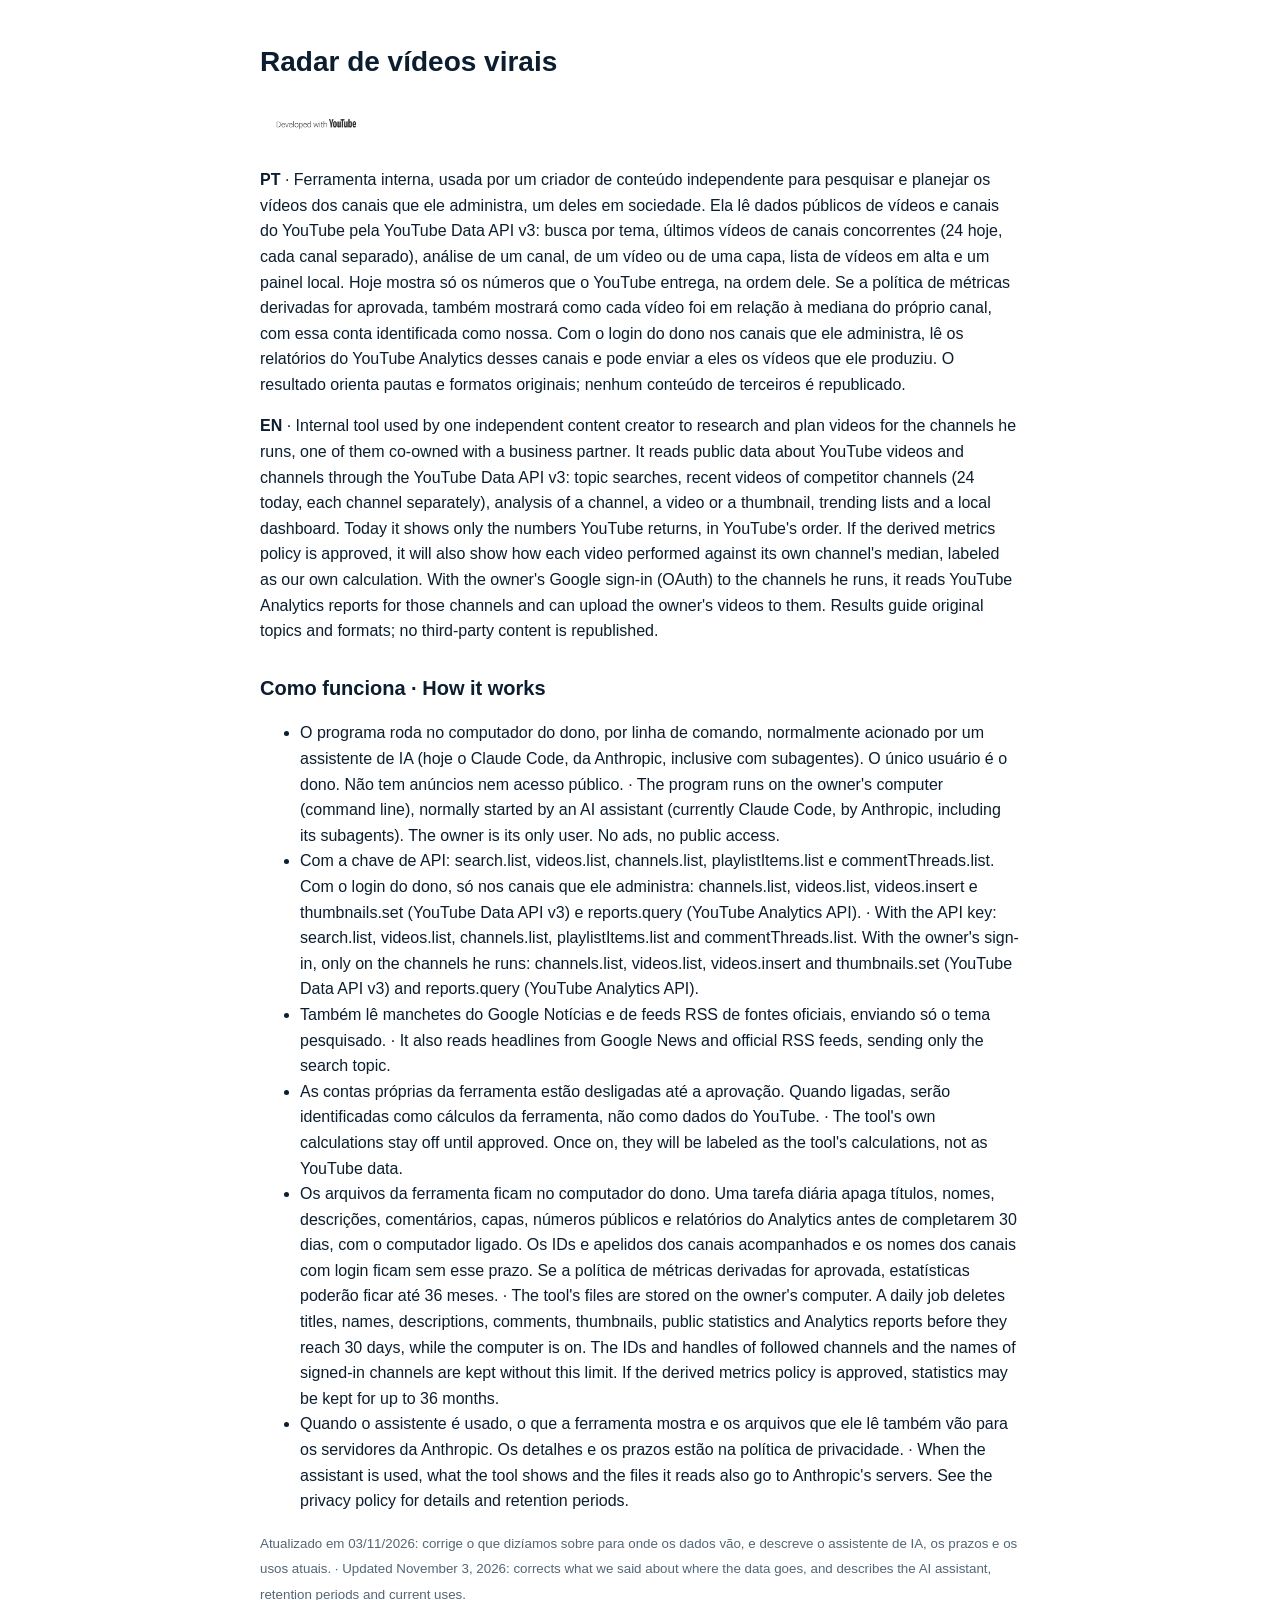
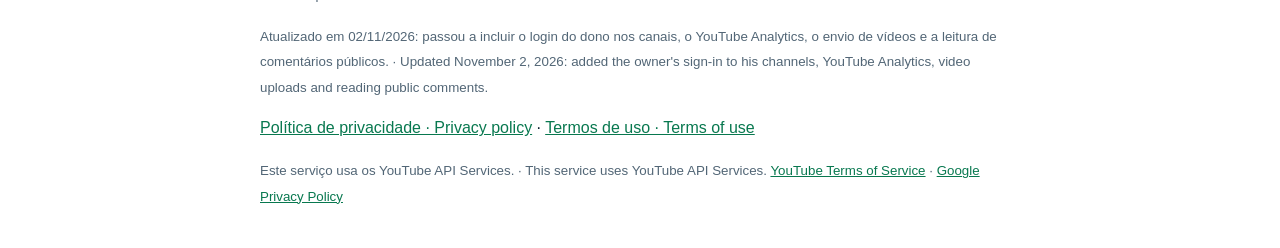
<file: index.html>
<!doctype html><html lang="pt-BR"><head><meta charset="utf-8"><meta name="viewport" content="width=device-width,initial-scale=1"><title>Radar de vídeos virais</title><link rel="stylesheet" href="estilo.css"></head><body>
<h1>Radar de vídeos virais</h1>
<p><a href="https://www.youtube.com"><img src="developed-with-youtube.png" alt="Developed with YouTube" height="40"></a></p>
<p><strong>PT</strong> · Ferramenta interna, usada por um criador de conteúdo independente para pesquisar e planejar os vídeos dos canais que ele administra, um deles em sociedade. Ela lê dados públicos de vídeos e canais do YouTube pela YouTube Data API v3: busca por tema, últimos vídeos de canais concorrentes (24 hoje, cada canal separado), análise de um canal, de um vídeo ou de uma capa, lista de vídeos em alta e um painel local. Hoje mostra só os números que o YouTube entrega, na ordem dele. Se a política de métricas derivadas for aprovada, também mostrará como cada vídeo foi em relação à mediana do próprio canal, com essa conta identificada como nossa. Com o login do dono nos canais que ele administra, lê os relatórios do YouTube Analytics desses canais e pode enviar a eles os vídeos que ele produziu. O resultado orienta pautas e formatos originais; nenhum conteúdo de terceiros é republicado.</p>
<p><strong>EN</strong> · Internal tool used by one independent content creator to research and plan videos for the channels he runs, one of them co-owned with a business partner. It reads public data about YouTube videos and channels through the YouTube Data API v3: topic searches, recent videos of competitor channels (24 today, each channel separately), analysis of a channel, a video or a thumbnail, trending lists and a local dashboard. Today it shows only the numbers YouTube returns, in YouTube's order. If the derived metrics policy is approved, it will also show how each video performed against its own channel's median, labeled as our own calculation. With the owner's Google sign-in (OAuth) to the channels he runs, it reads YouTube Analytics reports for those channels and can upload the owner's videos to them. Results guide original topics and formats; no third-party content is republished.</p>
<h2>Como funciona · How it works</h2>
<ul>
<li>O programa roda no computador do dono, por linha de comando, normalmente acionado por um assistente de IA (hoje o Claude Code, da Anthropic, inclusive com subagentes). O único usuário é o dono. Não tem anúncios nem acesso público. · The program runs on the owner's computer (command line), normally started by an AI assistant (currently Claude Code, by Anthropic, including its subagents). The owner is its only user. No ads, no public access.</li>
<li>Com a chave de API: search.list, videos.list, channels.list, playlistItems.list e commentThreads.list. Com o login do dono, só nos canais que ele administra: channels.list, videos.list, videos.insert e thumbnails.set (YouTube Data API v3) e reports.query (YouTube Analytics API). · With the API key: search.list, videos.list, channels.list, playlistItems.list and commentThreads.list. With the owner's sign-in, only on the channels he runs: channels.list, videos.list, videos.insert and thumbnails.set (YouTube Data API v3) and reports.query (YouTube Analytics API).</li>
<li>Também lê manchetes do Google Notícias e de feeds RSS de fontes oficiais, enviando só o tema pesquisado. · It also reads headlines from Google News and official RSS feeds, sending only the search topic.</li>
<li>As contas próprias da ferramenta estão desligadas até a aprovação. Quando ligadas, serão identificadas como cálculos da ferramenta, não como dados do YouTube. · The tool's own calculations stay off until approved. Once on, they will be labeled as the tool's calculations, not as YouTube data.</li>
<li>Os arquivos da ferramenta ficam no computador do dono. Uma tarefa diária apaga títulos, nomes, descrições, comentários, capas, números públicos e relatórios do Analytics antes de completarem 30 dias, com o computador ligado. Os IDs e apelidos dos canais acompanhados e os nomes dos canais com login ficam sem esse prazo. Se a política de métricas derivadas for aprovada, estatísticas poderão ficar até 36 meses. · The tool's files are stored on the owner's computer. A daily job deletes titles, names, descriptions, comments, thumbnails, public statistics and Analytics reports before they reach 30 days, while the computer is on. The IDs and handles of followed channels and the names of signed-in channels are kept without this limit. If the derived metrics policy is approved, statistics may be kept for up to 36 months.</li>
<li>Quando o assistente é usado, o que a ferramenta mostra e os arquivos que ele lê também vão para os servidores da Anthropic. Os detalhes e os prazos estão na política de privacidade. · When the assistant is used, what the tool shows and the files it reads also go to Anthropic's servers. See the privacy policy for details and retention periods.</li>
</ul>
<p><small>Atualizado em 03/11/2026: corrige o que dizíamos sobre para onde os dados vão, e descreve o assistente de IA, os prazos e os usos atuais. · Updated November 3, 2026: corrects what we said about where the data goes, and describes the AI assistant, retention periods and current uses.</small></p>
<p><small>Atualizado em 02/11/2026: passou a incluir o login do dono nos canais, o YouTube Analytics, o envio de vídeos e a leitura de comentários públicos. · Updated November 2, 2026: added the owner's sign-in to his channels, YouTube Analytics, video uploads and reading public comments.</small></p>
<p><a href="privacidade.html">Política de privacidade · Privacy policy</a> · <a href="termos.html">Termos de uso · Terms of use</a></p>
<p><small>Este serviço usa os YouTube API Services. · This service uses YouTube API Services. <a href="https://www.youtube.com/t/terms">YouTube Terms of Service</a> · <a href="https://policies.google.com/privacy">Google Privacy Policy</a></small></p>
</body></html>
</file>
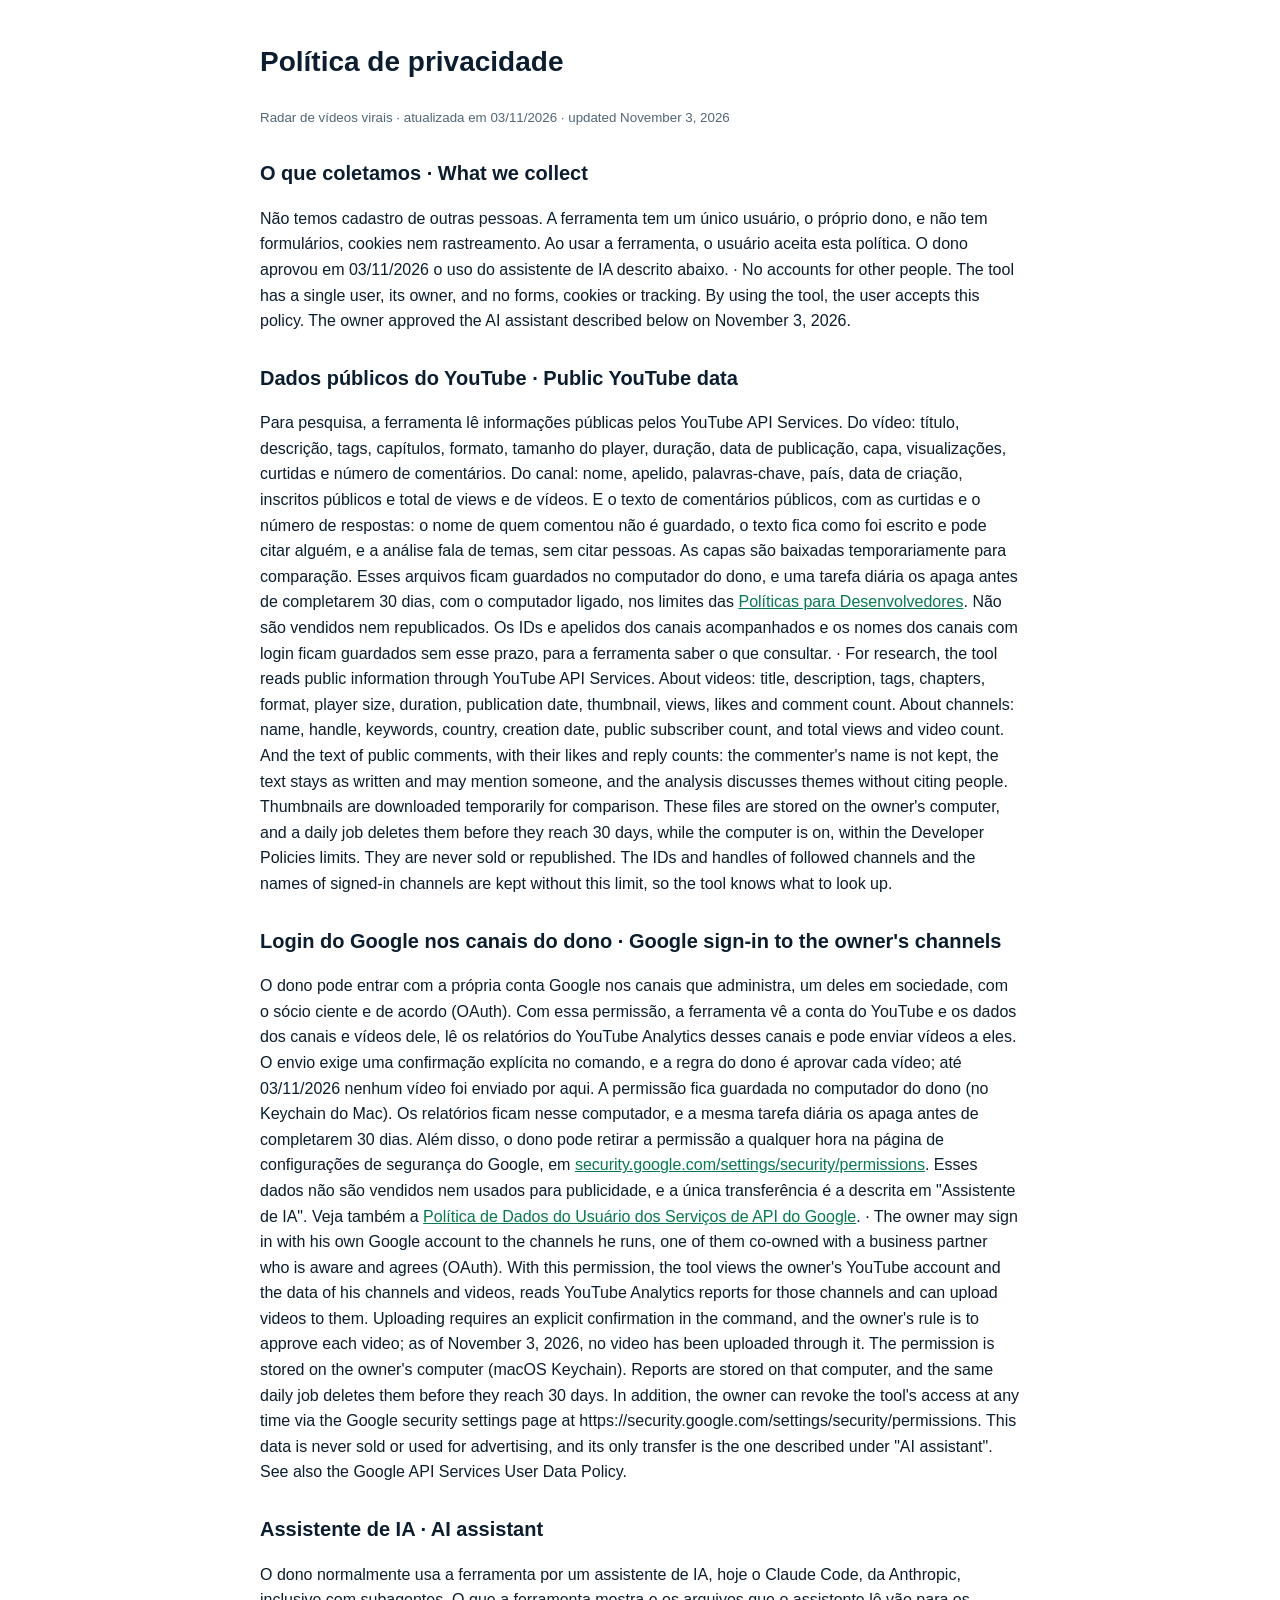
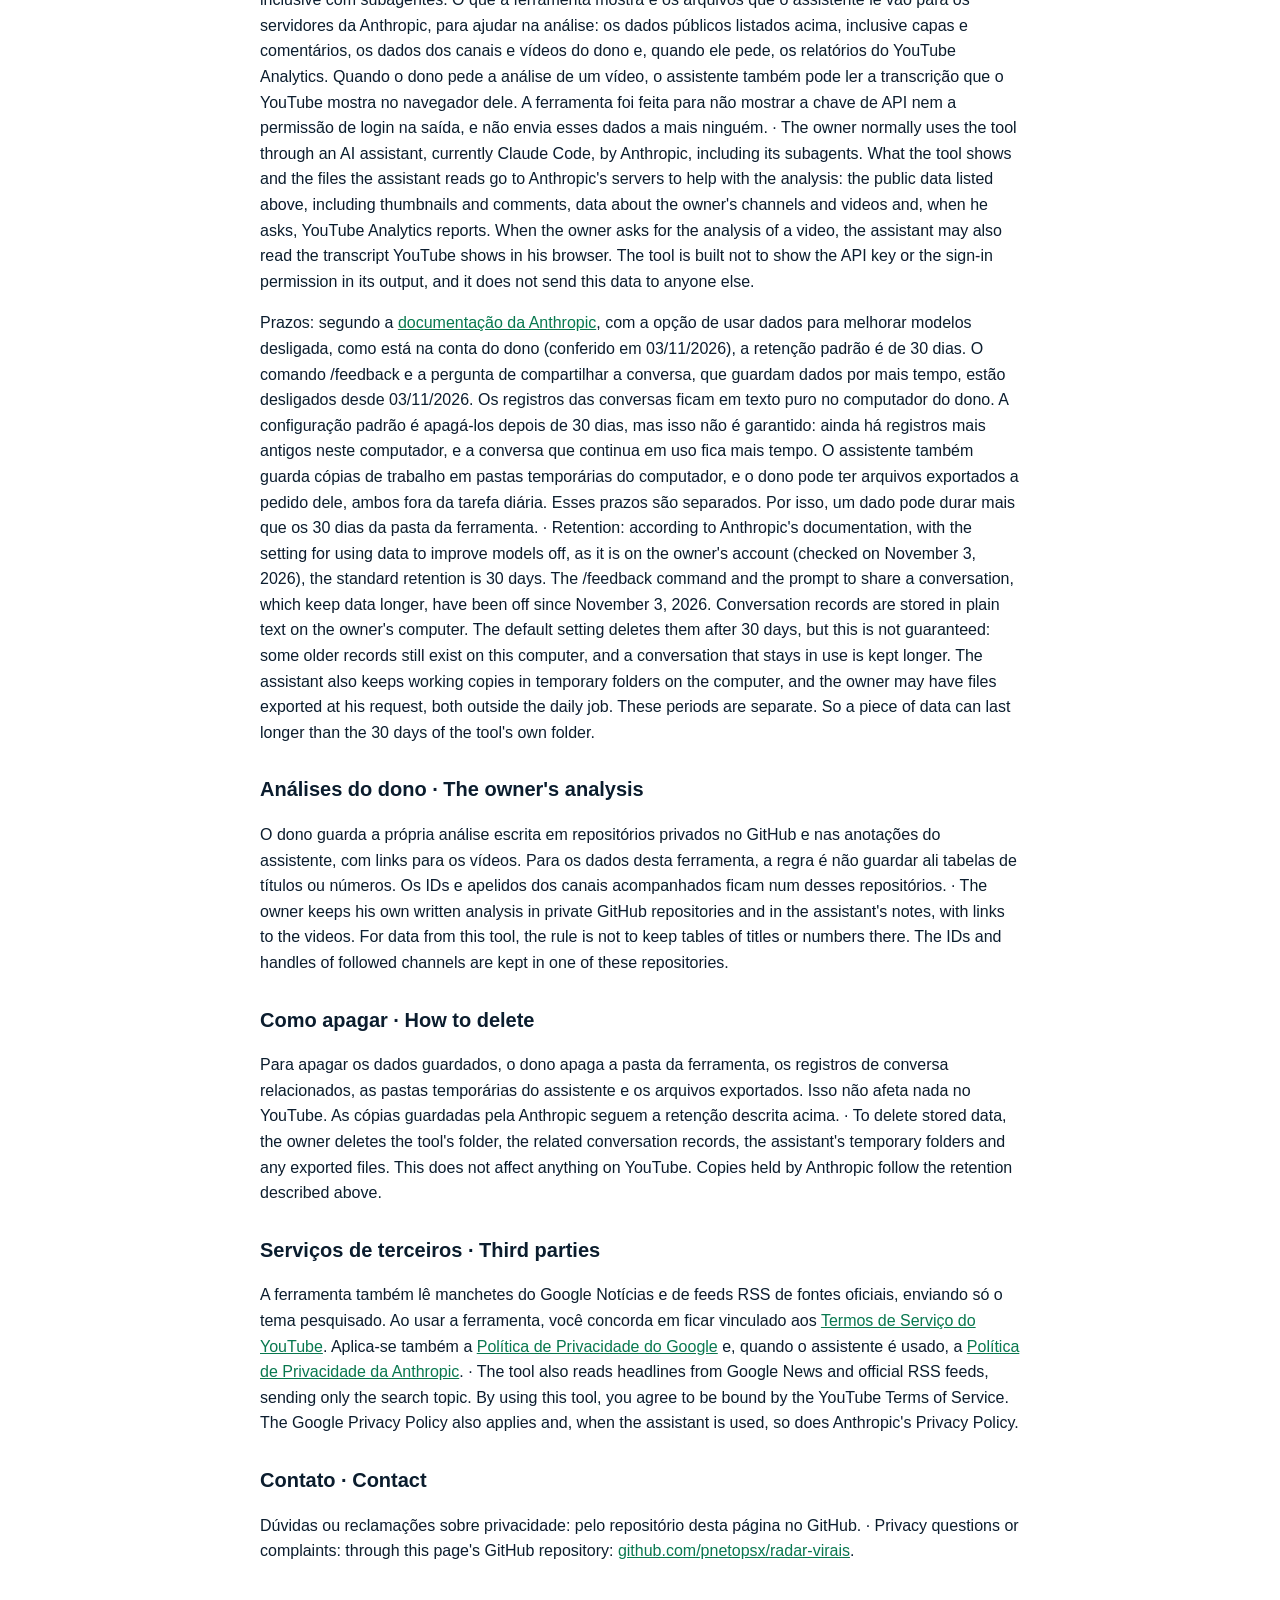
<file: privacidade.html>
<!doctype html><html lang="pt-BR"><head><meta charset="utf-8"><meta name="viewport" content="width=device-width,initial-scale=1"><title>Política de privacidade · Radar de vídeos virais</title><link rel="stylesheet" href="estilo.css"></head><body>
<h1>Política de privacidade</h1>
<p><small>Radar de vídeos virais · atualizada em 03/11/2026 · updated November 3, 2026</small></p>
<h2>O que coletamos · What we collect</h2>
<p>Não temos cadastro de outras pessoas. A ferramenta tem um único usuário, o próprio dono, e não tem formulários, cookies nem rastreamento. Ao usar a ferramenta, o usuário aceita esta política. O dono aprovou em 03/11/2026 o uso do assistente de IA descrito abaixo. · No accounts for other people. The tool has a single user, its owner, and no forms, cookies or tracking. By using the tool, the user accepts this policy. The owner approved the AI assistant described below on November 3, 2026.</p>
<h2>Dados públicos do YouTube · Public YouTube data</h2>
<p>Para pesquisa, a ferramenta lê informações públicas pelos YouTube API Services. Do vídeo: título, descrição, tags, capítulos, formato, tamanho do player, duração, data de publicação, capa, visualizações, curtidas e número de comentários. Do canal: nome, apelido, palavras-chave, país, data de criação, inscritos públicos e total de views e de vídeos. E o texto de comentários públicos, com as curtidas e o número de respostas: o nome de quem comentou não é guardado, o texto fica como foi escrito e pode citar alguém, e a análise fala de temas, sem citar pessoas. As capas são baixadas temporariamente para comparação. Esses arquivos ficam guardados no computador do dono, e uma tarefa diária os apaga antes de completarem 30 dias, com o computador ligado, nos limites das <a href="https://developers.google.com/youtube/terms/developer-policies">Políticas para Desenvolvedores</a>. Não são vendidos nem republicados. Os IDs e apelidos dos canais acompanhados e os nomes dos canais com login ficam guardados sem esse prazo, para a ferramenta saber o que consultar. · For research, the tool reads public information through YouTube API Services. About videos: title, description, tags, chapters, format, player size, duration, publication date, thumbnail, views, likes and comment count. About channels: name, handle, keywords, country, creation date, public subscriber count, and total views and video count. And the text of public comments, with their likes and reply counts: the commenter's name is not kept, the text stays as written and may mention someone, and the analysis discusses themes without citing people. Thumbnails are downloaded temporarily for comparison. These files are stored on the owner's computer, and a daily job deletes them before they reach 30 days, while the computer is on, within the Developer Policies limits. They are never sold or republished. The IDs and handles of followed channels and the names of signed-in channels are kept without this limit, so the tool knows what to look up.</p>
<h2>Login do Google nos canais do dono · Google sign-in to the owner's channels</h2>
<p>O dono pode entrar com a própria conta Google nos canais que administra, um deles em sociedade, com o sócio ciente e de acordo (OAuth). Com essa permissão, a ferramenta vê a conta do YouTube e os dados dos canais e vídeos dele, lê os relatórios do YouTube Analytics desses canais e pode enviar vídeos a eles. O envio exige uma confirmação explícita no comando, e a regra do dono é aprovar cada vídeo; até 03/11/2026 nenhum vídeo foi enviado por aqui. A permissão fica guardada no computador do dono (no Keychain do Mac). Os relatórios ficam nesse computador, e a mesma tarefa diária os apaga antes de completarem 30 dias. Além disso, o dono pode retirar a permissão a qualquer hora na página de configurações de segurança do Google, em <a href="https://security.google.com/settings/security/permissions">security.google.com/settings/security/permissions</a>. Esses dados não são vendidos nem usados para publicidade, e a única transferência é a descrita em "Assistente de IA". Veja também a <a href="https://developers.google.com/terms/api-services-user-data-policy">Política de Dados do Usuário dos Serviços de API do Google</a>. · The owner may sign in with his own Google account to the channels he runs, one of them co-owned with a business partner who is aware and agrees (OAuth). With this permission, the tool views the owner's YouTube account and the data of his channels and videos, reads YouTube Analytics reports for those channels and can upload videos to them. Uploading requires an explicit confirmation in the command, and the owner's rule is to approve each video; as of November 3, 2026, no video has been uploaded through it. The permission is stored on the owner's computer (macOS Keychain). Reports are stored on that computer, and the same daily job deletes them before they reach 30 days. In addition, the owner can revoke the tool's access at any time via the Google security settings page at https://security.google.com/settings/security/permissions. This data is never sold or used for advertising, and its only transfer is the one described under "AI assistant". See also the Google API Services User Data Policy.</p>
<h2>Assistente de IA · AI assistant</h2>
<p>O dono normalmente usa a ferramenta por um assistente de IA, hoje o Claude Code, da Anthropic, inclusive com subagentes. O que a ferramenta mostra e os arquivos que o assistente lê vão para os servidores da Anthropic, para ajudar na análise: os dados públicos listados acima, inclusive capas e comentários, os dados dos canais e vídeos do dono e, quando ele pede, os relatórios do YouTube Analytics. Quando o dono pede a análise de um vídeo, o assistente também pode ler a transcrição que o YouTube mostra no navegador dele. A ferramenta foi feita para não mostrar a chave de API nem a permissão de login na saída, e não envia esses dados a mais ninguém. · The owner normally uses the tool through an AI assistant, currently Claude Code, by Anthropic, including its subagents. What the tool shows and the files the assistant reads go to Anthropic's servers to help with the analysis: the public data listed above, including thumbnails and comments, data about the owner's channels and videos and, when he asks, YouTube Analytics reports. When the owner asks for the analysis of a video, the assistant may also read the transcript YouTube shows in his browser. The tool is built not to show the API key or the sign-in permission in its output, and it does not send this data to anyone else.</p>
<p>Prazos: segundo a <a href="https://code.claude.com/docs/en/data-usage">documentação da Anthropic</a>, com a opção de usar dados para melhorar modelos desligada, como está na conta do dono (conferido em 03/11/2026), a retenção padrão é de 30 dias. O comando /feedback e a pergunta de compartilhar a conversa, que guardam dados por mais tempo, estão desligados desde 03/11/2026. Os registros das conversas ficam em texto puro no computador do dono. A configuração padrão é apagá-los depois de 30 dias, mas isso não é garantido: ainda há registros mais antigos neste computador, e a conversa que continua em uso fica mais tempo. O assistente também guarda cópias de trabalho em pastas temporárias do computador, e o dono pode ter arquivos exportados a pedido dele, ambos fora da tarefa diária. Esses prazos são separados. Por isso, um dado pode durar mais que os 30 dias da pasta da ferramenta. · Retention: according to Anthropic's documentation, with the setting for using data to improve models off, as it is on the owner's account (checked on November 3, 2026), the standard retention is 30 days. The /feedback command and the prompt to share a conversation, which keep data longer, have been off since November 3, 2026. Conversation records are stored in plain text on the owner's computer. The default setting deletes them after 30 days, but this is not guaranteed: some older records still exist on this computer, and a conversation that stays in use is kept longer. The assistant also keeps working copies in temporary folders on the computer, and the owner may have files exported at his request, both outside the daily job. These periods are separate. So a piece of data can last longer than the 30 days of the tool's own folder.</p>
<h2>Análises do dono · The owner's analysis</h2>
<p>O dono guarda a própria análise escrita em repositórios privados no GitHub e nas anotações do assistente, com links para os vídeos. Para os dados desta ferramenta, a regra é não guardar ali tabelas de títulos ou números. Os IDs e apelidos dos canais acompanhados ficam num desses repositórios. · The owner keeps his own written analysis in private GitHub repositories and in the assistant's notes, with links to the videos. For data from this tool, the rule is not to keep tables of titles or numbers there. The IDs and handles of followed channels are kept in one of these repositories.</p>
<h2>Como apagar · How to delete</h2>
<p>Para apagar os dados guardados, o dono apaga a pasta da ferramenta, os registros de conversa relacionados, as pastas temporárias do assistente e os arquivos exportados. Isso não afeta nada no YouTube. As cópias guardadas pela Anthropic seguem a retenção descrita acima. · To delete stored data, the owner deletes the tool's folder, the related conversation records, the assistant's temporary folders and any exported files. This does not affect anything on YouTube. Copies held by Anthropic follow the retention described above.</p>
<h2>Serviços de terceiros · Third parties</h2>
<p>A ferramenta também lê manchetes do Google Notícias e de feeds RSS de fontes oficiais, enviando só o tema pesquisado. Ao usar a ferramenta, você concorda em ficar vinculado aos <a href="https://www.youtube.com/t/terms">Termos de Serviço do YouTube</a>. Aplica-se também a <a href="https://policies.google.com/privacy">Política de Privacidade do Google</a> e, quando o assistente é usado, a <a href="https://www.anthropic.com/legal/privacy">Política de Privacidade da Anthropic</a>. · The tool also reads headlines from Google News and official RSS feeds, sending only the search topic. By using this tool, you agree to be bound by the YouTube Terms of Service. The Google Privacy Policy also applies and, when the assistant is used, so does Anthropic's Privacy Policy.</p>
<h2>Contato · Contact</h2>
<p>Dúvidas ou reclamações sobre privacidade: pelo repositório desta página no GitHub. · Privacy questions or complaints: through this page's GitHub repository: <a href="https://github.com/pnetopsx/radar-virais/issues">github.com/pnetopsx/radar-virais</a>.</p>
</body></html>
</file>
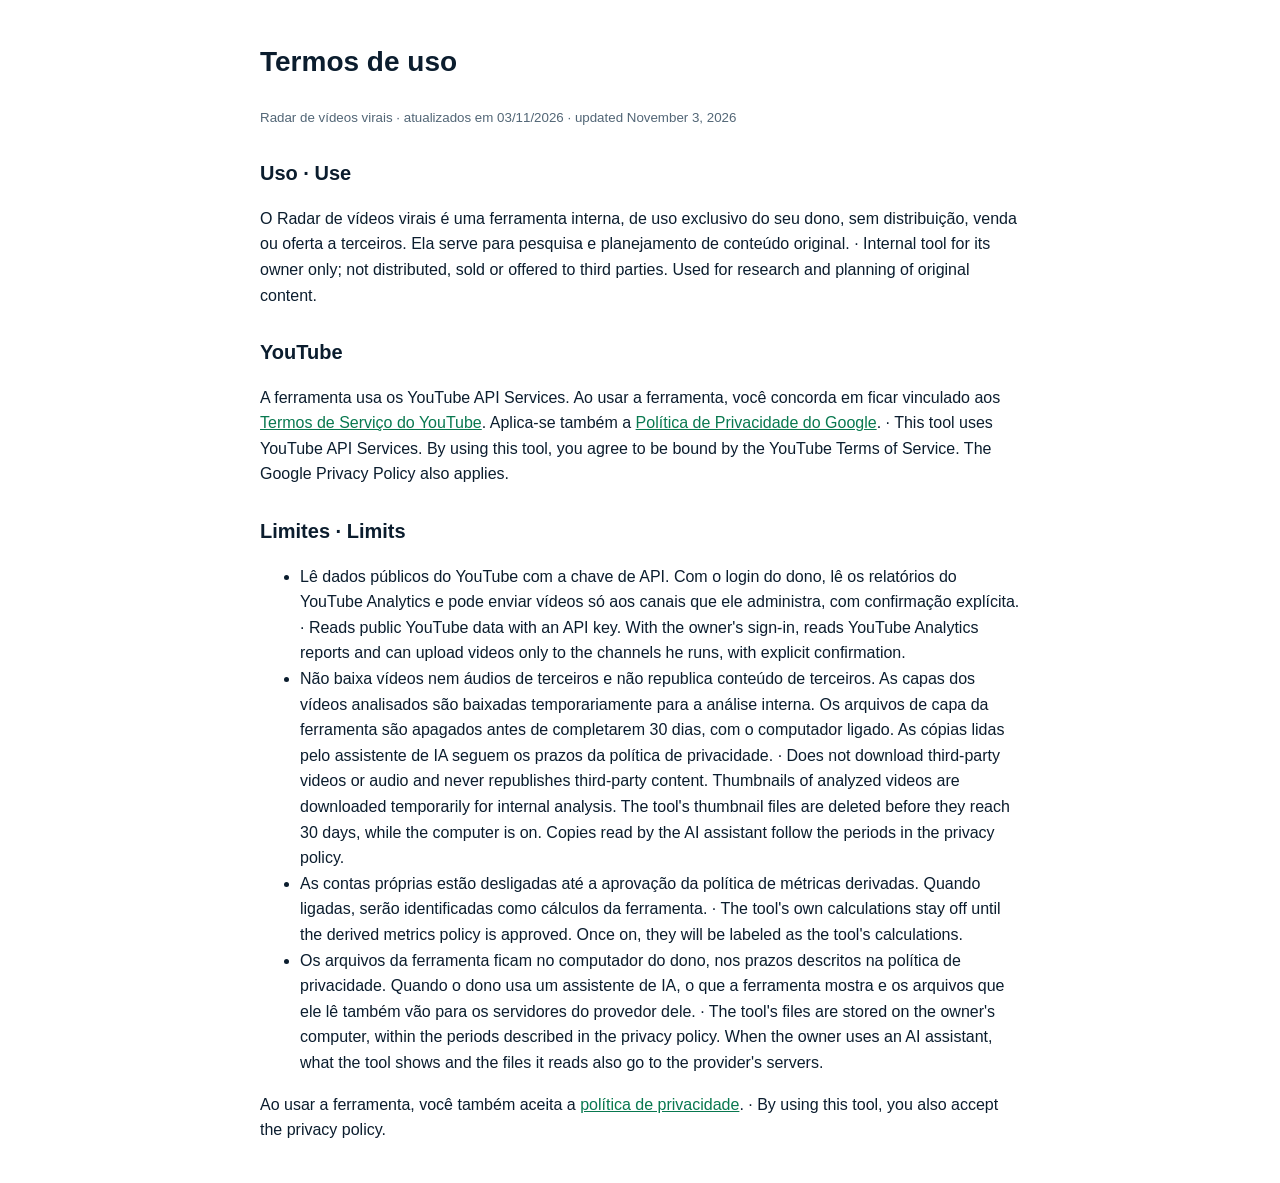
<file: termos.html>
<!doctype html><html lang="pt-BR"><head><meta charset="utf-8"><meta name="viewport" content="width=device-width,initial-scale=1"><title>Termos de uso · Radar de vídeos virais</title><link rel="stylesheet" href="estilo.css"></head><body>
<h1>Termos de uso</h1>
<p><small>Radar de vídeos virais · atualizados em 03/11/2026 · updated November 3, 2026</small></p>
<h2>Uso · Use</h2>
<p>O Radar de vídeos virais é uma ferramenta interna, de uso exclusivo do seu dono, sem distribuição, venda ou oferta a terceiros. Ela serve para pesquisa e planejamento de conteúdo original. · Internal tool for its owner only; not distributed, sold or offered to third parties. Used for research and planning of original content.</p>
<h2>YouTube</h2>
<p>A ferramenta usa os YouTube API Services. Ao usar a ferramenta, você concorda em ficar vinculado aos <a href="https://www.youtube.com/t/terms">Termos de Serviço do YouTube</a>. Aplica-se também a <a href="https://policies.google.com/privacy">Política de Privacidade do Google</a>. · This tool uses YouTube API Services. By using this tool, you agree to be bound by the YouTube Terms of Service. The Google Privacy Policy also applies.</p>
<h2>Limites · Limits</h2>
<ul><li>Lê dados públicos do YouTube com a chave de API. Com o login do dono, lê os relatórios do YouTube Analytics e pode enviar vídeos só aos canais que ele administra, com confirmação explícita. · Reads public YouTube data with an API key. With the owner's sign-in, reads YouTube Analytics reports and can upload videos only to the channels he runs, with explicit confirmation.</li>
<li>Não baixa vídeos nem áudios de terceiros e não republica conteúdo de terceiros. As capas dos vídeos analisados são baixadas temporariamente para a análise interna. Os arquivos de capa da ferramenta são apagados antes de completarem 30 dias, com o computador ligado. As cópias lidas pelo assistente de IA seguem os prazos da política de privacidade. · Does not download third-party videos or audio and never republishes third-party content. Thumbnails of analyzed videos are downloaded temporarily for internal analysis. The tool's thumbnail files are deleted before they reach 30 days, while the computer is on. Copies read by the AI assistant follow the periods in the privacy policy.</li>
<li>As contas próprias estão desligadas até a aprovação da política de métricas derivadas. Quando ligadas, serão identificadas como cálculos da ferramenta. · The tool's own calculations stay off until the derived metrics policy is approved. Once on, they will be labeled as the tool's calculations.</li>
<li>Os arquivos da ferramenta ficam no computador do dono, nos prazos descritos na política de privacidade. Quando o dono usa um assistente de IA, o que a ferramenta mostra e os arquivos que ele lê também vão para os servidores do provedor dele. · The tool's files are stored on the owner's computer, within the periods described in the privacy policy. When the owner uses an AI assistant, what the tool shows and the files it reads also go to the provider's servers.</li></ul>
<p>Ao usar a ferramenta, você também aceita a <a href="privacidade.html">política de privacidade</a>. · By using this tool, you also accept the privacy policy.</p>
</body></html>
</file>
<file: estilo.css>
body{font-family:-apple-system,Segoe UI,Inter,sans-serif;max-width:760px;margin:40px auto;padding:0 16px;color:#0b1d2e;line-height:1.6;background:#fff}
h1{font-size:28px}h2{font-size:20px;margin-top:28px}a{color:#08784f}small{color:#526676}
</file>
